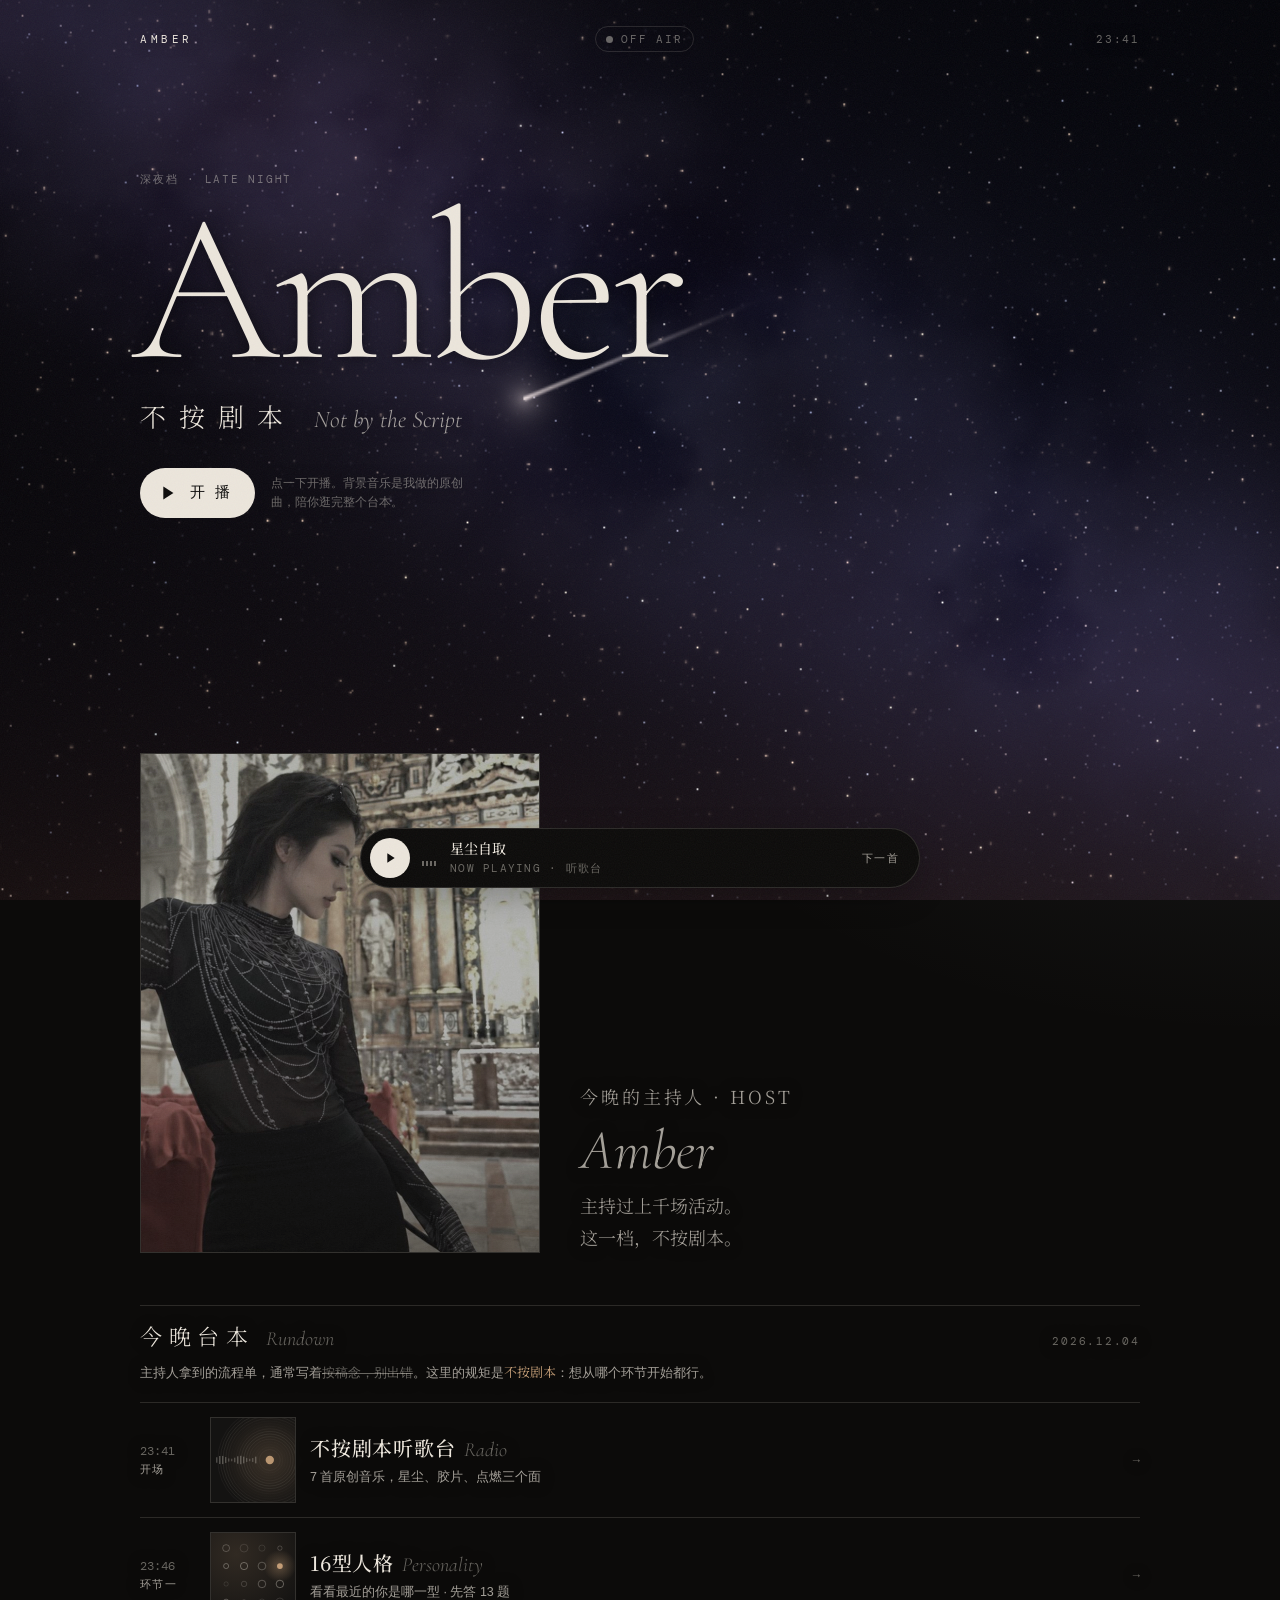
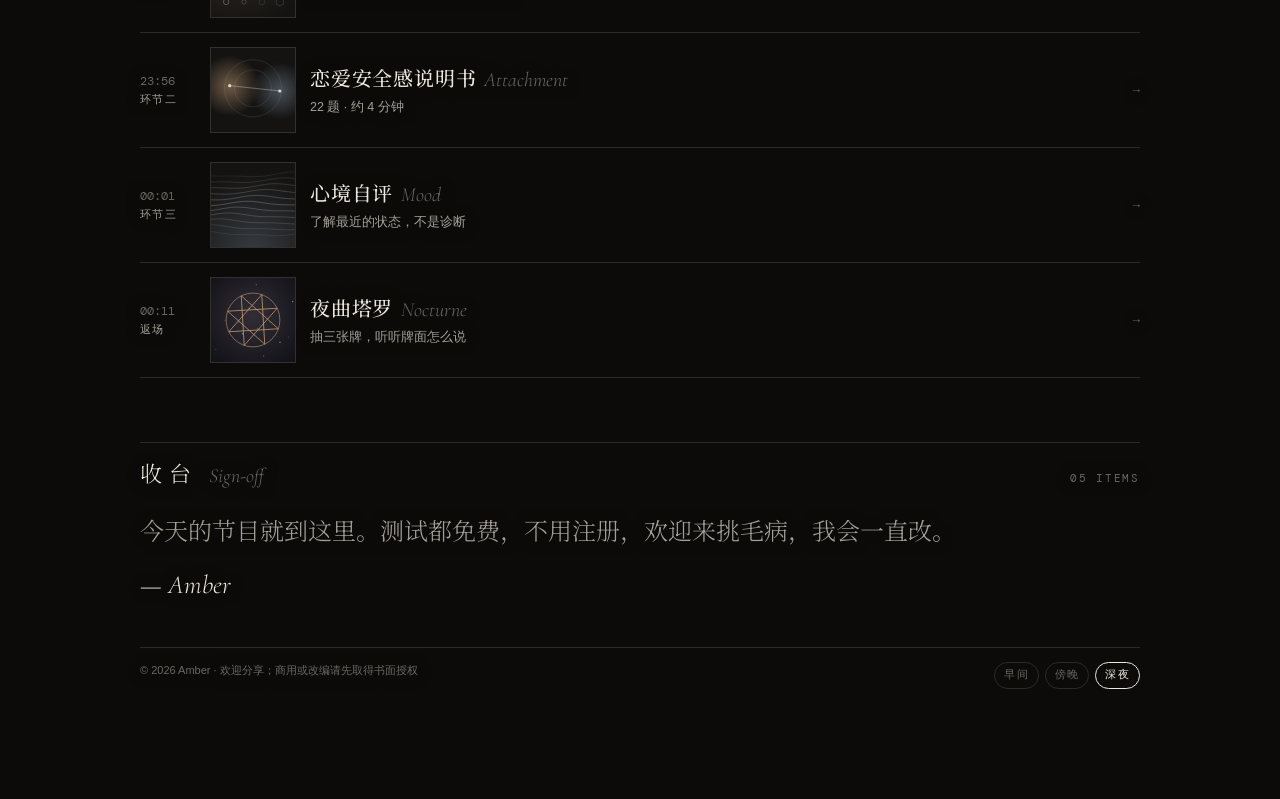
<file: next/index.html>
<!DOCTYPE html>
<html lang="zh-CN">
<head>
<meta charset="UTF-8">
<meta name="viewport" content="width=device-width, initial-scale=1, viewport-fit=cover">
<meta name="robots" content="noindex">
<title>Amber 电台 · 不按剧本</title>
<meta name="theme-color" content="#0c0b0a">
<link rel="preconnect" href="https://fonts.googleapis.com">
<link rel="stylesheet" href="https://fonts.googleapis.com/css2?family=Cormorant+Garamond:ital,wght@0,300;0,400;1,300;1,400&family=Noto+Serif+SC:wght@300;500&family=DM+Mono&display=swap" media="print" onload="this.media='all'">
<style>
:root{
  /* 「Amber 电台」：网站是一档正在播出的节目。首页 = 开播 + 今晚台本（流程单）+ 收台。
     颜色随访客当地时间换档：早间（象牙纸）/ 傍晚（暮色玫瑰）/ 深夜（暖黑星尘） */
  --disp:"Cormorant Garamond","Cormorant",Georgia,"Times New Roman",serif;
  --serif:"Noto Serif SC","Songti SC","STSong",serif;
  --sans:-apple-system,BlinkMacSystemFont,"PingFang SC","Helvetica Neue","Microsoft YaHei",sans-serif;
  --mono:"DM Mono",ui-monospace,Menlo,monospace;
  --bg:#0c0b0a;--tile:#141312;--paper:#ece6dc;--soft:rgba(236,230,220,.68);--dim:rgba(236,230,220,.42);--line:rgba(236,230,220,.14);
  --warm:201,162,122;--cool:143,163,184;--onair:#e4885c;--glowA:.12;--glowB:.08;
}
html[data-slot="morning"]{--bg:#f4eee4;--tile:#ebe3d6;--paper:#2b2521;--soft:rgba(43,37,33,.72);--dim:rgba(43,37,33,.46);--line:rgba(43,37,33,.14);--warm:214,150,96;--cool:120,150,190;--onair:#c4552d;--glowA:.22;--glowB:.16}
html[data-slot="dusk"]{--bg:#2c2330;--tile:#352b38;--paper:#f3e6dc;--soft:rgba(243,230,220,.72);--dim:rgba(243,230,220,.46);--line:rgba(243,230,220,.16);--warm:240,170,130;--cool:160,170,220;--onair:#f09a6a;--glowA:.24;--glowB:.18}
*{box-sizing:border-box;margin:0;padding:0}
html,body{background:var(--bg);color:var(--paper);-webkit-font-smoothing:antialiased;transition:background .6s}
body{font-family:var(--sans);background:radial-gradient(75% 55vh at 14% -10%,rgba(var(--warm),var(--glowA)),transparent 70%),radial-gradient(70% 50vh at 100% 30%,rgba(var(--cool),var(--glowB)),transparent 70%),var(--bg);background-repeat:no-repeat}
body::after{content:"";position:fixed;inset:0;pointer-events:none;z-index:40;opacity:.05;background-image:url("data:image/svg+xml,%3Csvg xmlns='http://www.w3.org/2000/svg' width='160' height='160'%3E%3Cfilter id='n'%3E%3CfeTurbulence type='fractalNoise' baseFrequency='.85' numOctaves='2' stitchTiles='stitch'/%3E%3C/filter%3E%3Crect width='100%25' height='100%25' filter='url(%23n)'/%3E%3C/svg%3E")}
#sky{position:fixed;inset:0;width:100vw;height:100vh;height:100lvh;z-index:0;display:block;opacity:0;transition:opacity 2.6s ease}
.ready #sky{opacity:1}
.page{position:relative;z-index:1}
.hero>*{opacity:0;transform:translateY(10px);transition:opacity 1.4s ease,transform 1.4s ease}
.ready .hero>*{opacity:1;transform:none}
.ready .hero>*:nth-child(1){transition-delay:.9s}.ready .hero>*:nth-child(2){transition-delay:1.3s}.ready .hero>*:nth-child(3){transition-delay:1.8s}.ready .hero>*:nth-child(4){transition-delay:2.3s}
html[data-slot="dusk"] body::before{content:"";position:fixed;left:0;right:0;bottom:0;height:60vh;z-index:0;pointer-events:none;background:linear-gradient(to top,rgba(38,18,32,.74) 0%,rgba(38,18,32,.5) 35%,transparent 100%)}
html[data-slot="dusk"] .page{text-shadow:0 1px 3px rgba(50,22,38,.45),0 2px 18px rgba(50,22,38,.6)}
html[data-slot="night"] .page{text-shadow:0 1px 14px rgba(0,0,0,.5)}
a{color:inherit;text-decoration:none}
button{font:inherit;color:inherit;background:none;border:0;cursor:pointer}
a:focus-visible,button:focus-visible{outline:1px solid rgb(var(--warm));outline-offset:4px}
.mono{font-family:var(--mono);font-size:11px;letter-spacing:.16em;text-transform:uppercase}
.page{max-width:1040px;margin:0 auto;padding:calc(14px + env(safe-area-inset-top)) 20px calc(110px + env(safe-area-inset-bottom))}

/* ON AIR 条 */
.bar{position:relative;z-index:30;display:flex;justify-content:space-between;align-items:center;gap:12px;padding:12px 0;color:var(--dim)}
.bar b{color:var(--paper);font-weight:400;letter-spacing:.32em}
.air{display:inline-flex;align-items:center;gap:8px;border:1px solid var(--line);border-radius:999px;padding:5px 10px}
.air i{width:7px;height:7px;border-radius:50%;background:var(--dim)}
.live .air{color:var(--paper);border-color:var(--onair)}
.live .air i{background:var(--onair);box-shadow:0 0 10px var(--onair);animation:blink 1.6s ease-in-out infinite}
@keyframes blink{50%{opacity:.3}}

/* 开播 */
.hero{padding:12vh 0 6vh}
.slot{color:var(--dim)}
h1{margin-top:16px;font-family:var(--disp);font-weight:300;font-size:clamp(84px,25vw,212px);line-height:.82;letter-spacing:-.025em;margin-left:-.04em}
.line2{margin-top:20px;display:flex;flex-wrap:wrap;align-items:baseline;gap:6px 18px}
.cn{font-family:var(--serif);font-weight:300;font-size:clamp(19px,5vw,26px);letter-spacing:.5em}
.it{font-family:var(--disp);font-style:italic;font-weight:300;font-size:clamp(18px,4.6vw,24px);color:var(--soft)}
.start{margin-top:34px;display:flex;align-items:center;gap:16px;flex-wrap:wrap}
.go{display:inline-flex;align-items:center;gap:12px;padding:14px 22px 14px 16px;border-radius:999px;background:var(--paper);color:var(--bg);font-size:15px;letter-spacing:.2em}
.go svg{width:22px;height:22px;fill:currentColor}
.live .go{background:transparent;color:var(--paper);border:1px solid var(--line)}
.start small{color:var(--dim);font-size:12px;line-height:1.6;max-width:16em}
.caption{margin-top:28px;min-height:5.4em;max-width:24em;font-family:var(--serif);font-weight:300;font-size:clamp(17px,4.6vw,21px);line-height:1.75;color:var(--soft)}
.caption p{opacity:0;transform:translateY(6px);transition:opacity .6s,transform .6s}
.caption p.on{opacity:1;transform:none}

/* 今晚的主持人 */
.host{display:grid;grid-template-columns:minmax(0,1.15fr) minmax(0,1fr);gap:20px;align-items:end;padding-top:40px}
.host figure{position:relative;aspect-ratio:4/5;overflow:hidden;border:1px solid var(--line);background:var(--tile)}
.host img{position:absolute;inset:-6% 0 0 0;width:100%;height:112%;object-fit:cover;will-change:transform;transform:translateY(var(--py,0px)) scale(1.04)}
.host figure::after{content:"";position:absolute;inset:0;background:linear-gradient(180deg,transparent 55%,rgba(12,11,10,.35));pointer-events:none}
.host figure{opacity:0;transform:translateY(14px);transition:opacity 1.2s ease,transform 1.2s cubic-bezier(.2,.7,.2,1)}
.host.in figure{opacity:1;transform:none}
.host.late figure{transition-delay:2.6s}
html[data-slot="night"] .host figure::before{content:"";position:absolute;inset:0;z-index:1;background:rgba(40,46,80,.16);mix-blend-mode:multiply;pointer-events:none}
html[data-slot="morning"] .host figure::before{content:"";position:absolute;inset:0;z-index:1;background:rgba(255,236,214,.10);pointer-events:none}
.host .lab{color:var(--soft)}
.host figure{max-width:400px}
@media (min-width:521px){.host{grid-template-columns:minmax(0,400px) minmax(0,1fr);gap:40px}}
.host .nm{margin-top:10px;font-family:var(--disp);font-style:italic;font-weight:300;font-size:clamp(34px,9vw,56px);line-height:1}
.host p{margin-top:12px;font-family:var(--serif);font-weight:300;font-size:clamp(15px,4vw,18px);line-height:1.75;color:var(--soft)}
@media (max-width:520px){.host{grid-template-columns:1fr;gap:14px}.host figure{width:78%}}

/* 今晚台本 */
section{padding-top:52px}
.sh{display:flex;justify-content:space-between;align-items:baseline;gap:12px;border-top:1px solid var(--line);padding-top:14px}
.sh h2{font-family:var(--serif);font-weight:300;font-size:22px;letter-spacing:.3em}
.sh h2 i{margin-left:12px;font-family:var(--disp);font-weight:300;font-size:20px;letter-spacing:0;color:var(--dim)}
.sh .mono{color:var(--dim)}
.note{margin-top:10px;font-size:13px;line-height:1.7;color:var(--soft)}
.note s{color:var(--dim);text-decoration-thickness:1px}
.note em{font-style:normal;font-family:var(--serif);color:rgb(var(--warm))}
.rundown{margin-top:18px;list-style:none;border-top:1px solid var(--line)}
.rundown li a{display:grid;grid-template-columns:56px 86px 1fr auto;gap:14px;align-items:center;padding:14px 0;border-bottom:1px solid var(--line)}
.rundown .tm{font-family:var(--mono);font-size:12px;color:var(--dim);font-variant-numeric:tabular-nums}
.rundown .tm b{display:block;font-weight:400;color:var(--soft);margin-top:4px;font-size:10.5px;letter-spacing:.12em}
.rundown .th{position:relative;width:86px;aspect-ratio:1;overflow:hidden;border:1px solid var(--line);background:var(--tile)}
.rundown canvas{position:absolute;inset:0;width:100%;height:100%;transition:transform 1s cubic-bezier(.2,.7,.2,1)}
.rundown a:hover canvas{transform:scale(1.06)}
.rundown .tx{min-width:0}
.rundown .tx h3{font-family:var(--serif);font-weight:500;font-size:clamp(16px,4.4vw,20px);letter-spacing:.04em;line-height:1.35}
.rundown .tx h3 em{font-family:var(--disp);font-style:italic;font-weight:300;color:var(--dim);margin-left:8px;letter-spacing:0}
.rundown .tx p{margin-top:4px;font-size:12.5px;line-height:1.55;color:var(--soft)}
.rundown .go2{font-family:var(--mono);font-size:12px;color:var(--dim)}
.rundown a:hover .tx h3{text-decoration:underline;text-decoration-thickness:1px;text-underline-offset:5px}
@media (max-width:520px){.rundown li a{grid-template-columns:44px 72px 1fr;gap:12px}.rundown .th{width:72px}.rundown .go2{display:none}}

/* 收台 */
.signoff{padding-top:64px}
.signoff p{font-family:var(--serif);font-weight:300;font-size:clamp(18px,5vw,24px);line-height:1.7;color:var(--soft)}
.signoff .sig{margin-top:12px;font-family:var(--disp);font-style:italic;font-size:26px;color:var(--paper)}
footer{margin-top:40px;border-top:1px solid var(--line);padding-top:14px;display:flex;flex-wrap:wrap;justify-content:space-between;gap:8px;font-size:11px;color:var(--dim);line-height:1.6}
.slots{display:flex;gap:6px}
.slots button{font-family:var(--mono);font-size:10.5px;letter-spacing:.12em;color:var(--dim);border:1px solid var(--line);border-radius:999px;padding:4px 9px}
.slots button[aria-pressed=true]{color:var(--paper);border-color:var(--paper)}

/* 底部常驻播放条 */
.mini{position:fixed;left:50%;bottom:calc(12px + env(safe-area-inset-bottom));transform:translateX(-50%);z-index:35;width:min(560px,calc(100% - 24px));display:flex;align-items:center;gap:12px;padding:9px 10px 9px 9px;border-radius:999px;background:var(--bg);border:1px solid var(--line);box-shadow:0 10px 30px rgba(0,0,0,.25)}
.mini .pp{flex:none;width:40px;height:40px;border-radius:50%;background:var(--paper);color:var(--bg);display:grid;place-items:center}
.mini .pp svg{width:16px;height:16px;fill:currentColor}
.mini .now{flex:1;min-width:0;line-height:1.3}
.mini .now b{display:block;font-family:var(--serif);font-weight:500;font-size:14px;white-space:nowrap;overflow:hidden;text-overflow:ellipsis}
.mini .now span{font-family:var(--mono);font-size:10.5px;letter-spacing:.12em;color:var(--dim)}
.mini .eq{display:flex;align-items:flex-end;gap:2px;height:16px;margin-right:2px}
.mini .eq i{width:2px;height:30%;background:var(--dim)}
.live .mini .eq i{background:var(--onair);animation:eq 1s ease-in-out infinite}
.mini .eq i:nth-child(2){animation-delay:-.3s}.mini .eq i:nth-child(3){animation-delay:-.6s}.mini .eq i:nth-child(4){animation-delay:-.15s}
@keyframes eq{0%,100%{height:25%}50%{height:100%}}
.mini .nx{flex:none;font-family:var(--mono);font-size:11px;letter-spacing:.12em;color:var(--soft);padding:8px 10px;min-height:40px}
@media (prefers-reduced-motion:reduce){*{animation:none!important;transition:none!important}.host figure{opacity:1;transform:none}.hero>*{opacity:1;transform:none}#sky{opacity:1}}
</style>
</head>
<body>
<canvas id="sky" aria-hidden="true"></canvas>
<div class="page">
  <div class="bar mono"><b>AMBER</b><span class="air"><i></i><span id="airTxt">OFF AIR</span></span><span id="clock">--:--</span></div>

  <header class="hero">
    <p class="slot mono" id="slotLabel">深夜档 · Late night</p>
    <h1>Amber</h1>
    <div class="line2"><span class="cn">不按剧本</span><span class="it">Not by the Script</span></div>
    <div class="start">
      <button class="go" id="goBtn" type="button"><svg viewBox="0 0 24 24"><path d="M8 5v14l11-7z"/></svg><span id="goTxt">开 播</span></button>
      <small>点一下开播。背景音乐是我做的原创曲，陪你逛完整个台本。</small>
    </div>
    <div class="caption" id="caption" aria-live="polite"></div>
  </header>

  <section class="host" aria-label="今晚的主持人">
    <figure><img src="host_v2.jpg" alt="主持人 Amber" width="900" height="1125" loading="lazy" decoding="async"></figure>
    <div><p class="lab mono" id="hostLab">今晚的主持人 · Host</p><p class="nm">Amber</p><p>主持过上千场活动。<br>这一档，不按剧本。</p></div>
  </section>

  <section>
    <div class="sh"><h2 id="rdTitle">今晚台本<i>Rundown</i></h2><span class="mono" id="rdDate">2026.11.25</span></div>
    <p class="note">主持人拿到的流程单，通常写着<s>按稿念，别出错</s>。这里的规矩是<em>不按剧本</em>：想从哪个环节开始都行。</p>
    <ol class="rundown">
      <li><a href="../radio/"><span class="tm" data-off="0">--:--<b>开场</b></span><span class="th"><canvas data-k="radio"></canvas></span><span class="tx"><h3>不按剧本听歌台<em>Radio</em></h3><p>7 首原创音乐，星尘、胶片、点燃三个面</p></span><span class="go2">→</span></a></li>
      <li><a href="../mbti/"><span class="tm" data-off="5">--:--<b>环节一</b></span><span class="th"><canvas data-k="mbti"></canvas></span><span class="tx"><h3>16型人格<em>Personality</em></h3><p>看看最近的你是哪一型 · 先答 13 题</p></span><span class="go2">→</span></a></li>
      <li><a href="../attachment/"><span class="tm" data-off="15">--:--<b>环节二</b></span><span class="th"><canvas data-k="attach"></canvas></span><span class="tx"><h3>恋爱安全感说明书<em>Attachment</em></h3><p>22 题 · 约 4 分钟</p></span><span class="go2">→</span></a></li>
      <li><a href="../mind/"><span class="tm" data-off="20">--:--<b>环节三</b></span><span class="th"><canvas data-k="mind"></canvas></span><span class="tx"><h3>心境自评<em>Mood</em></h3><p>了解最近的状态，不是诊断</p></span><span class="go2">→</span></a></li>
      <li><a href="../tarot/"><span class="tm" data-off="30">--:--<b>返场</b></span><span class="th"><canvas data-k="tarot"></canvas></span><span class="tx"><h3>夜曲塔罗<em>Nocturne</em></h3><p>抽三张牌，听听牌面怎么说</p></span><span class="go2">→</span></a></li>
    </ol>
  </section>

  <section class="signoff">
    <div class="sh"><h2>收台<i>Sign-off</i></h2><span class="mono">05 items</span></div>
    <p style="margin-top:22px">今天的节目就到这里。测试都免费，不用注册，欢迎来挑毛病，我会一直改。</p>
    <p class="sig">— Amber</p>
  </section>

  <footer><span>© 2026 Amber · 欢迎分享；商用或改编请先取得书面授权</span><span class="slots" role="group" aria-label="切换时段预览"><button type="button" data-s="morning">早间</button><button type="button" data-s="dusk">傍晚</button><button type="button" data-s="night">深夜</button></span></footer>
</div>

<div class="mini" id="mini">
  <button class="pp" id="ppBtn" type="button" aria-label="播放"><svg viewBox="0 0 24 24" id="ppIco"><path d="M8 5v14l11-7z"/></svg></button>
  <span class="eq" aria-hidden="true"><i></i><i></i><i></i><i></i></span>
  <span class="now"><b id="nowT">星尘自取</b><span>NOW PLAYING · 听歌台</span></span>
  <button class="nx" id="nxBtn" type="button">下一首</button>
</div>
<audio id="au" preload="none" playsinline></audio>

<script>
(function(){
  var $=function(id){return document.getElementById(id)},root=document.documentElement,au=$("au");
  var TR=[["01","星尘自取"],["02","纸上的光"],["03","蓝色胶片"],["04","夏末慢镜头"],["05","慢慢点燃"],["06","凌晨的高速"],["07","心流"]];
  var SLOT={
    morning:{label:"早间档 · Morning",first:1,lines:["早上好，这里是不按剧本。","我是 Amber。今天的台本在下面，","不过你知道的，我们不按剧本走。"]},
    dusk:{label:"傍晚档 · Dusk",first:3,voice:true,lines:["晚上好，欢迎收听不按剧本。","我是 Amber。今晚的台本在下面，","不过你知道的，我们不按剧本走。"]},
    night:{label:"深夜档 · Late night",first:0,voice:true,lines:["晚上好，欢迎收听不按剧本。","我是 Amber。今晚的台本在下面，","不过你知道的，我们不按剧本走。"]}
  };

  /* ===== 天空：WebGL 实时生成，深夜星空 / 清晨光雾 / 傍晚余晖 ===== */
  var SKY=(function(){
    var cv=$("sky"),gl=cv.getContext("webgl",{antialias:false,alpha:false,preserveDrawingBuffer:false})||cv.getContext("experimental-webgl");
    if(!gl){cv.style.display="none";return{set:function(){}}}
    var VS="attribute vec2 a;void main(){gl_Position=vec4(a,0.,1.);}";
    var FS=[
"precision highp float;uniform vec2 R;uniform float T,M,SC;uniform vec2 PT;",
"float h1(vec2 p){p=fract(p*vec2(123.34,456.21));p+=dot(p,p+45.32);return fract(p.x*p.y);}",
"float nz(vec2 p){vec2 i=floor(p),f=fract(p);f=f*f*(3.-2.*f);return mix(mix(h1(i),h1(i+vec2(1.,0.)),f.x),mix(h1(i+vec2(0.,1.)),h1(i+vec2(1.,1.)),f.x),f.y);}",
"float fbm(vec2 p){float v=0.,a=.5;mat2 r=mat2(.8,.6,-.6,.8);for(int i=0;i<5;i++){v+=a*nz(p);p=r*p*2.02+.13;a*=.5;}return v;}",
"float stars(vec2 p,float sc,float th,float t){vec2 g=p*sc;vec2 id=floor(g);vec2 f=fract(g)-.5;float h=h1(id);if(h<th)return 0.;vec2 o=vec2(h1(id+3.1),h1(id+7.7))-.5;float d=length(f-o*.7);float tw=.55+.45*sin(t*(.6+h*2.2)+h*60.);return (smoothstep(.09,0.,d)+exp(-d*14.)*.25)*tw*(h-th)/(1.-th)*2.;}",
"void main(){vec2 uv=gl_FragCoord.xy/R;float asp=R.x/R.y;vec2 p=vec2((uv.x-.5)*asp,uv.y)+PT*.015;float y=uv.y+SC*.10;vec3 col;",
" if(M<.5){",
"  col=mix(vec3(.97,.84,.70),vec3(.92,.88,.84),smoothstep(0.,.5,y));col=mix(col,vec3(.66,.77,.90),smoothstep(.4,1.2,y));",
"  vec2 sp=vec2(-.5*asp+.10,1.08);vec2 d=p-sp;float r=length(d);",
"  col+=vec3(1.,.86,.62)*(.34*exp(-r*2.6)+.10*exp(-r*.9));",
"  float a=atan(d.y,d.x);float ray=fbm(vec2(a*7.,T*.04))*fbm(vec2(a*13.+3.,T*.025));",
"  col+=vec3(1.,.91,.74)*smoothstep(.12,.42,ray*ray)*exp(-r*.85)*.42;",
"  float mist=fbm(vec2(p.x*1.3+T*.012,y*2.6-T*.004));",
"  col=mix(col,vec3(1.,.97,.93),smoothstep(.45,.85,mist)*.32*smoothstep(.9,.05,y));",
"  col+=vec3(1.,.92,.78)*stars(p+vec2(T*.004,-T*.009),24.,.86,T*.5)*.4*exp(-r*.7);",
" }else if(M<1.5){",
"  col=mix(vec3(.94,.62,.42),vec3(.80,.43,.38),smoothstep(0.,.10,y));col=mix(col,vec3(.52,.28,.38),smoothstep(.08,.36,y));",
"  col=mix(col,vec3(.26,.17,.32),smoothstep(.38,.72,y));col=mix(col,vec3(.10,.08,.18),smoothstep(.7,1.15,y));",
"  vec2 sp=vec2(.18*asp,.025);float r=length((p-sp)*vec2(1.,1.25));",
"  col+=vec3(1.,.60,.34)*(.5*exp(-r*3.4)+.14*exp(-r*1.1));",
"  col=mix(col,vec3(1.,.93,.78),smoothstep(.075,.065,length(p-sp))*.92);",
"  float cl=fbm(vec2(p.x*1.1+T*.006,y*7.5));float band=smoothstep(.08,.22,y)*smoothstep(.62,.32,y);",
"  vec3 cc=mix(vec3(.38,.20,.30),vec3(1.,.66,.46),clamp(smoothstep(.5,.12,y)*.9+.25*exp(-r*2.),0.,1.));",
"  col=mix(col,cc,smoothstep(.48,.78,cl)*band*.72);",
"  col+=vec3(.92,.92,1.)*stars(p,90.,.94,T)*smoothstep(.62,.95,y)*.7;",
"  col=mix(col,vec3(1.,.82,.62),exp(-y*14.)*.35);",
" }else{",
"  col=mix(vec3(.028,.024,.045),vec3(.008,.01,.026),smoothstep(0.,1.,y));",
"  col+=vec3(.13,.07,.04)*exp(-y*5.)*.6;",
"  vec2 q=mat2(.86,.5,-.5,.86)*(p-vec2(0.,.6));float band=exp(-q.y*q.y*18.);",
"  float neb=fbm(q*2.4+vec2(T*.003,0.));float dust=fbm(q*6.+5.);",
"  col+=band*(vec3(.17,.13,.23)*neb*.95+vec3(.10,.12,.19)*dust*.55);",
"  col-=band*smoothstep(.55,.75,fbm(q*4.+9.))*.05;",
"  col+=vec3(.25,.14,.08)*.12*exp(-length(p-vec2(-.35,.9))*2.6)+vec3(.08,.10,.22)*.25*exp(-length(p-vec2(.45,.45))*2.);",
"  float s=stars(p+vec2(0.,SC*.04),55.,.90,T)+stars(p+vec2(.37,SC*.08),110.,.88,T*1.3)*.7+stars(p+vec2(.71,SC*.14),200.,.86,T*1.7)*.45+band*stars(p+1.3,260.,.75,T*2.)*.5;",
"  col+=mix(vec3(.75,.82,1.),vec3(1.,.86,.72),h1(floor(p*55.)))*s;",
"  float k=floor(T/9.),lt=(T-k*9.)/1.4;",
"  if(lt<1.){vec2 st=vec2((h1(vec2(k,1.))-.2)*asp*.8,.72+.22*h1(vec2(k,2.)));vec2 dir=normalize(vec2(-1.,-.42));vec2 pa=p-(st+dir*lt*.7);float al=dot(pa,-dir);float pe=length(pa+dir*al);",
"   col+=vec3(1.,.95,.88)*(smoothstep(.0045,0.,pe)*smoothstep(.3,0.,al)*step(0.,al)*1.4+exp(-length(pa)*60.))*(1.-lt);}",
" }",
" col*=mix(1.,smoothstep(1.3,.2,length((uv-.5)*vec2(asp,1.))),.35);",
" col+=(h1(gl_FragCoord.xy+T)-.5)/255.;gl_FragColor=vec4(col,1.);}"].join("\n");
    function sh(t,src){var o=gl.createShader(t);gl.shaderSource(o,src);gl.compileShader(o);if(!gl.getShaderParameter(o,gl.COMPILE_STATUS)){console.warn(gl.getShaderInfoLog(o));return null}return o}
    var vs=sh(gl.VERTEX_SHADER,VS),fs=sh(gl.FRAGMENT_SHADER,FS);if(!vs||!fs){cv.style.display="none";return{set:function(){}}}
    var pr=gl.createProgram();gl.attachShader(pr,vs);gl.attachShader(pr,fs);gl.linkProgram(pr);gl.useProgram(pr);
    var b=gl.createBuffer();gl.bindBuffer(gl.ARRAY_BUFFER,b);gl.bufferData(gl.ARRAY_BUFFER,new Float32Array([-1,-1,3,-1,-1,3]),gl.STATIC_DRAW);
    var al=gl.getAttribLocation(pr,"a");gl.enableVertexAttribArray(al);gl.vertexAttribPointer(al,2,gl.FLOAT,false,0,0);
    var U={};["R","T","M","SC","PT"].forEach(function(k){U[k]=gl.getUniformLocation(pr,k)});
    var mode=2,ptx=0,pty=0,tx=0,ty=0,last=0,t0=performance.now(),hidden=false;
    function size(){var k=Math.min(window.devicePixelRatio||1,2)*.6;cv.width=Math.round(innerWidth*k);cv.height=Math.round(innerHeight*k);gl.viewport(0,0,cv.width,cv.height)}
    size();addEventListener("resize",size);
    addEventListener("pointermove",function(e){tx=(e.clientX/innerWidth-.5)*2;ty=-(e.clientY/innerHeight-.5)*2},{passive:true});
    document.addEventListener("visibilitychange",function(){hidden=document.hidden});
    var still=window.matchMedia&&matchMedia("(prefers-reduced-motion: reduce)").matches;
    function frame(now){if(!hidden&&(now-last>32||still)){last=now;ptx+=(tx-ptx)*.04;pty+=(ty-pty)*.04;
      gl.uniform2f(U.R,cv.width,cv.height);gl.uniform1f(U.T,still?20.:(now-t0)/1000);gl.uniform1f(U.M,mode);
      gl.uniform1f(U.SC,scrollY/innerHeight);gl.uniform2f(U.PT,ptx,pty);gl.drawArrays(gl.TRIANGLES,0,3)}
      if(!still)requestAnimationFrame(frame)}
    requestAnimationFrame(frame);
    if(still)addEventListener("scroll",function(){requestAnimationFrame(frame)},{passive:true});
    return{set:function(s){mode=s==="morning"?0:s==="dusk"?1:2;if(still)requestAnimationFrame(frame)}};
  })();
  function slotOf(h){return h>=6&&h<16?"morning":h>=16&&h<20?"dusk":"night"}
  var q=(location.search.match(/slot=(morning|dusk|night)/)||[])[1];
  var slot=q||slotOf(new Date().getHours()),cur=SLOT[slot].first;
  function applySlot(s){slot=s;root.dataset.slot=s;SKY.set(s);$("rdTitle").firstChild.nodeValue=s==="morning"?"今日台本":"今晚台本";$("hostLab").textContent=(s==="morning"?"今天的主持人":"今晚的主持人")+" · Host";$("slotLabel").textContent=SLOT[s].label;
    document.querySelectorAll(".slots button").forEach(function(b){b.setAttribute("aria-pressed",b.dataset.s===s)});
    if(au.paused&&!au.src){cur=SLOT[s].first;$("nowT").textContent=TR[cur][1]}
    var m=document.querySelector('meta[name="theme-color"]');m.content=getComputedStyle(root).getPropertyValue("--bg").trim()}
  applySlot(slot);
  requestAnimationFrame(function(){setTimeout(function(){document.body.classList.add("ready")},60)});
  document.querySelectorAll(".slots button").forEach(function(b){b.addEventListener("click",function(){applySlot(b.dataset.s)})});

  function pad(n){return String(n).padStart(2,"0")}
  function tick(){var d=new Date();$("clock").textContent=pad(d.getHours())+":"+pad(d.getMinutes());
    $("rdDate").textContent=d.getFullYear()+"."+pad(d.getMonth()+1)+"."+pad(d.getDate());
    document.querySelectorAll(".rundown .tm").forEach(function(t){var x=new Date(d.getTime()+(+t.dataset.off)*60000);t.firstChild.nodeValue=pad(x.getHours())+":"+pad(x.getMinutes())})}
  tick();setInterval(tick,20000);
  /* 主持人照片：滑动时轻轻推近 */
  (function(){var f=document.querySelector(".host figure");if(!f)return;if(window.matchMedia&&matchMedia("(prefers-reduced-motion: reduce)").matches){f.parentNode.classList.add("in");return}var on=false;
    if("IntersectionObserver"in window){var io=new IntersectionObserver(function(e){if(e[0].isIntersecting){if(performance.now()<1500)f.parentNode.classList.add("late");f.parentNode.classList.add("in");io.disconnect()}},{threshold:.15});io.observe(f)}else f.parentNode.classList.add("in");
    function u(){on=false;var r=f.getBoundingClientRect(),k=(r.top+r.height/2-innerHeight/2)/innerHeight;f.style.setProperty("--py",(k*-28).toFixed(1)+"px")}
    addEventListener("scroll",function(){if(!on){on=true;requestAnimationFrame(u)}},{passive:true});u()})();

  var PLAY='<path d="M8 5v14l11-7z"/>',PAUSE='<path d="M7 5h4v14H7zM13 5h4v14h-4z"/>';
  function load(i){cur=(i+TR.length)%TR.length;au.src="../radio/audio/"+TR[cur][0]+".mp3";$("nowT").textContent=TR[cur][1]}
  function play(){if(!au.src)load(cur);au.play().catch(function(){})}
  au.addEventListener("play",function(){document.body.classList.add("live");$("airTxt").textContent="ON AIR";$("ppIco").innerHTML=PAUSE;$("ppBtn").setAttribute("aria-label","暂停");$("goTxt").textContent="播出中"});
  au.addEventListener("pause",function(){document.body.classList.remove("live");$("airTxt").textContent="OFF AIR";$("ppIco").innerHTML=PLAY;$("ppBtn").setAttribute("aria-label","播放");$("goTxt").textContent="继续播"});
  au.addEventListener("ended",function(){load(cur+1);play()});
  $("ppBtn").addEventListener("click",function(){au.paused?play():au.pause()});
  $("nxBtn").addEventListener("click",function(){load(cur+1);play()});
  /* 开播：傍晚/深夜播 Amber 本人的开场白（已和开场歌混好），字幕按说话时间出现；早间只出字幕 */
  var said=false,CUE=[1.2,3.54,6.38];
  $("goBtn").addEventListener("click",function(){
    if(!au.paused){au.pause();return}
    if(said){play();return}
    said=true;var S=SLOT[slot],cap=$("caption");cap.innerHTML="";
    var ps=S.lines.map(function(l){var p=document.createElement("p");p.textContent=l;cap.appendChild(p);return p});
    if(S.voice){cur=S.first;au.src="audio/"+TR[cur][0]+"_open.mp3";$("nowT").textContent=TR[cur][1]+" · 开场";
      var cue=function(){ps.forEach(function(p,i){if(au.currentTime>=CUE[i])p.classList.add("on")});if(au.currentTime>CUE[2])au.removeEventListener("timeupdate",cue)};
      au.addEventListener("timeupdate",cue);
    }else{ps.forEach(function(p,i){setTimeout(function(){p.classList.add("on")},400+i*1500)})}
    play();
  });

  /* 台本缩略图：和首页作品画同一套生成画 */
  var IV="236,230,220",AM="201,162,122",BL="143,163,184",MV="168,143,154";
  function glow(c,x,y,r,col,a){var g=c.createRadialGradient(x,y,0,x,y,r);g.addColorStop(0,"rgba("+col+","+a+")");g.addColorStop(1,"rgba("+col+",0)");c.fillStyle=g;c.fillRect(0,0,c.canvas.width,c.canvas.height)}
  function circ(c,x,y,r){c.beginPath();c.arc(x,y,Math.max(0,r),0,6.2832)}
  var ART={
    mbti:function(c,w,h,t){glow(c,w*.3,h*.25,w*.9,AM,.16);var n=4,pd=w*.18,st=(w-pd*2)/(n-1),y0=h/2-st*1.5,on=Math.floor(t/2.6)%16;
      for(var i=0;i<16;i++){var x=pd+(i%n)*st,y=y0+Math.floor(i/n)*st,r=st*(.17+.05*Math.sin(t*.7+i*1.3));
        if(i===on){glow(c,x,y,st*.9,AM,.35);c.fillStyle="rgba("+AM+",.95)";circ(c,x,y,r);c.fill()}
        else{c.strokeStyle="rgba("+IV+","+(.22+.12*Math.sin(t*.5+i))+")";c.lineWidth=1;circ(c,x,y,r);c.stroke()}}},
    attach:function(c,w,h,t){var cx=w/2,cy=h*.48,d=w*(.2+.09*Math.sin(t*.45)),dy=h*.05*Math.sin(t*.3);
      c.strokeStyle="rgba("+IV+",.1)";c.lineWidth=1;circ(c,cx,cy,w*.34);c.stroke();circ(c,cx,cy,w*.22);c.stroke();
      glow(c,cx-d,cy+dy,w*.36,AM,.5);glow(c,cx+d*1.15,cy-dy,w*.34,BL,.42);
      c.strokeStyle="rgba("+IV+",.35)";c.beginPath();c.moveTo(cx-d,cy+dy);c.lineTo(cx+d*1.15,cy-dy);c.stroke();
      c.fillStyle="rgba("+IV+",.9)";circ(c,cx-d,cy+dy,1.6);c.fill();circ(c,cx+d*1.15,cy-dy,1.6);c.fill()},
    mind:function(c,w,h,t){glow(c,w*.5,h*1.05,w*.95,BL,.28);c.lineWidth=1;
      for(var j=0;j<11;j++){var y0=h*(.14+j*.07),a=.08+.16*(1-Math.abs(j-5)/5);c.strokeStyle="rgba("+IV+","+a+")";c.beginPath();
        for(var x=0;x<=w;x+=3){var y=y0+Math.sin(x*.05+t*.35+j*.5)*h*.025+Math.sin(x*.11-t*.22+j)*h*.01;x?c.lineTo(x,y):c.moveTo(x,y)}c.stroke()}},
    tarot:function(c,w,h,t){c.fillStyle="#121219";c.fillRect(0,0,w,h);glow(c,w*.5,h*.45,w*.7,MV,.22);
      var cx=w/2,cy=h*.5,R=w*.32;c.strokeStyle="rgba("+AM+",.55)";c.lineWidth=1;circ(c,cx,cy,R);c.stroke();
      c.strokeStyle="rgba("+AM+",.75)";c.beginPath();for(var k=0;k<=8;k++){var a=t*.06+k*3*6.2832/8;var p=[cx+R*Math.cos(a),cy+R*Math.sin(a)];k?c.lineTo(p[0],p[1]):c.moveTo(p[0],p[1])}c.stroke();
      for(var s=0;s<12;s++){var sx=(Math.sin(s*12.9898)*43758.5453%1+1)%1*w,sy=(Math.sin(s*78.233)*12345.6789%1+1)%1*h;c.fillStyle="rgba("+IV+","+(.15+.35*(.5+.5*Math.sin(t*1.2+s)))+")";circ(c,sx,sy,.7);c.fill()}},
    radio:function(c,w,h,t){var live=document.body.classList.contains("live"),cx=w*.7,cy=h*.5,R=w*.62;glow(c,cx,cy,R,AM,.22);
      c.lineWidth=1;for(var r=R*.2;r<R;r+=2.6){c.strokeStyle="rgba("+IV+","+(.04+.03*Math.sin(r*.3))+")";circ(c,cx,cy,r);c.stroke()}
      c.fillStyle="rgba("+AM+",.9)";circ(c,cx,cy,R*.08);c.fill();
      var n=14,bw=(w*.5)/n;for(var i=0;i<n;i++){var v=live?.25+.75*Math.abs(Math.sin(i*.35+t*2.2)*Math.cos(i*.13-t*1.2)):.18+.1*Math.sin(i);var bh=h*.36*v;
        c.fillStyle="rgba("+IV+","+(.2+.4*v)+")";c.fillRect(w*.06+i*bw,h*.5-bh/2,Math.max(1,bw*.45),bh)}}
  };
  var items=[];
  document.querySelectorAll("canvas[data-k]").forEach(function(cv){var c=cv.getContext("2d"),it={cv:cv,c:c,f:ART[cv.dataset.k],w:0,h:0};
    function size(){var d=Math.min(window.devicePixelRatio||1,2);it.w=cv.clientWidth;it.h=cv.clientHeight;cv.width=it.w*d;cv.height=it.h*d;c.setTransform(d,0,0,d,0,0)}
    size();window.addEventListener("resize",size);items.push(it)});
  function draw(it,t){it.c.fillStyle="#141312";it.c.fillRect(0,0,it.w,it.h);it.f(it.c,it.w,it.h,t)}
  var reduce=window.matchMedia&&matchMedia("(prefers-reduced-motion: reduce)").matches,t0=performance.now();
  if(reduce){items.forEach(function(it){draw(it,8)})}else{(function loop(now){var t=(now-t0)/1000;items.forEach(function(it){draw(it,t)});requestAnimationFrame(loop)})(t0)}
})();
</script>
</body>
</html>
</file>
